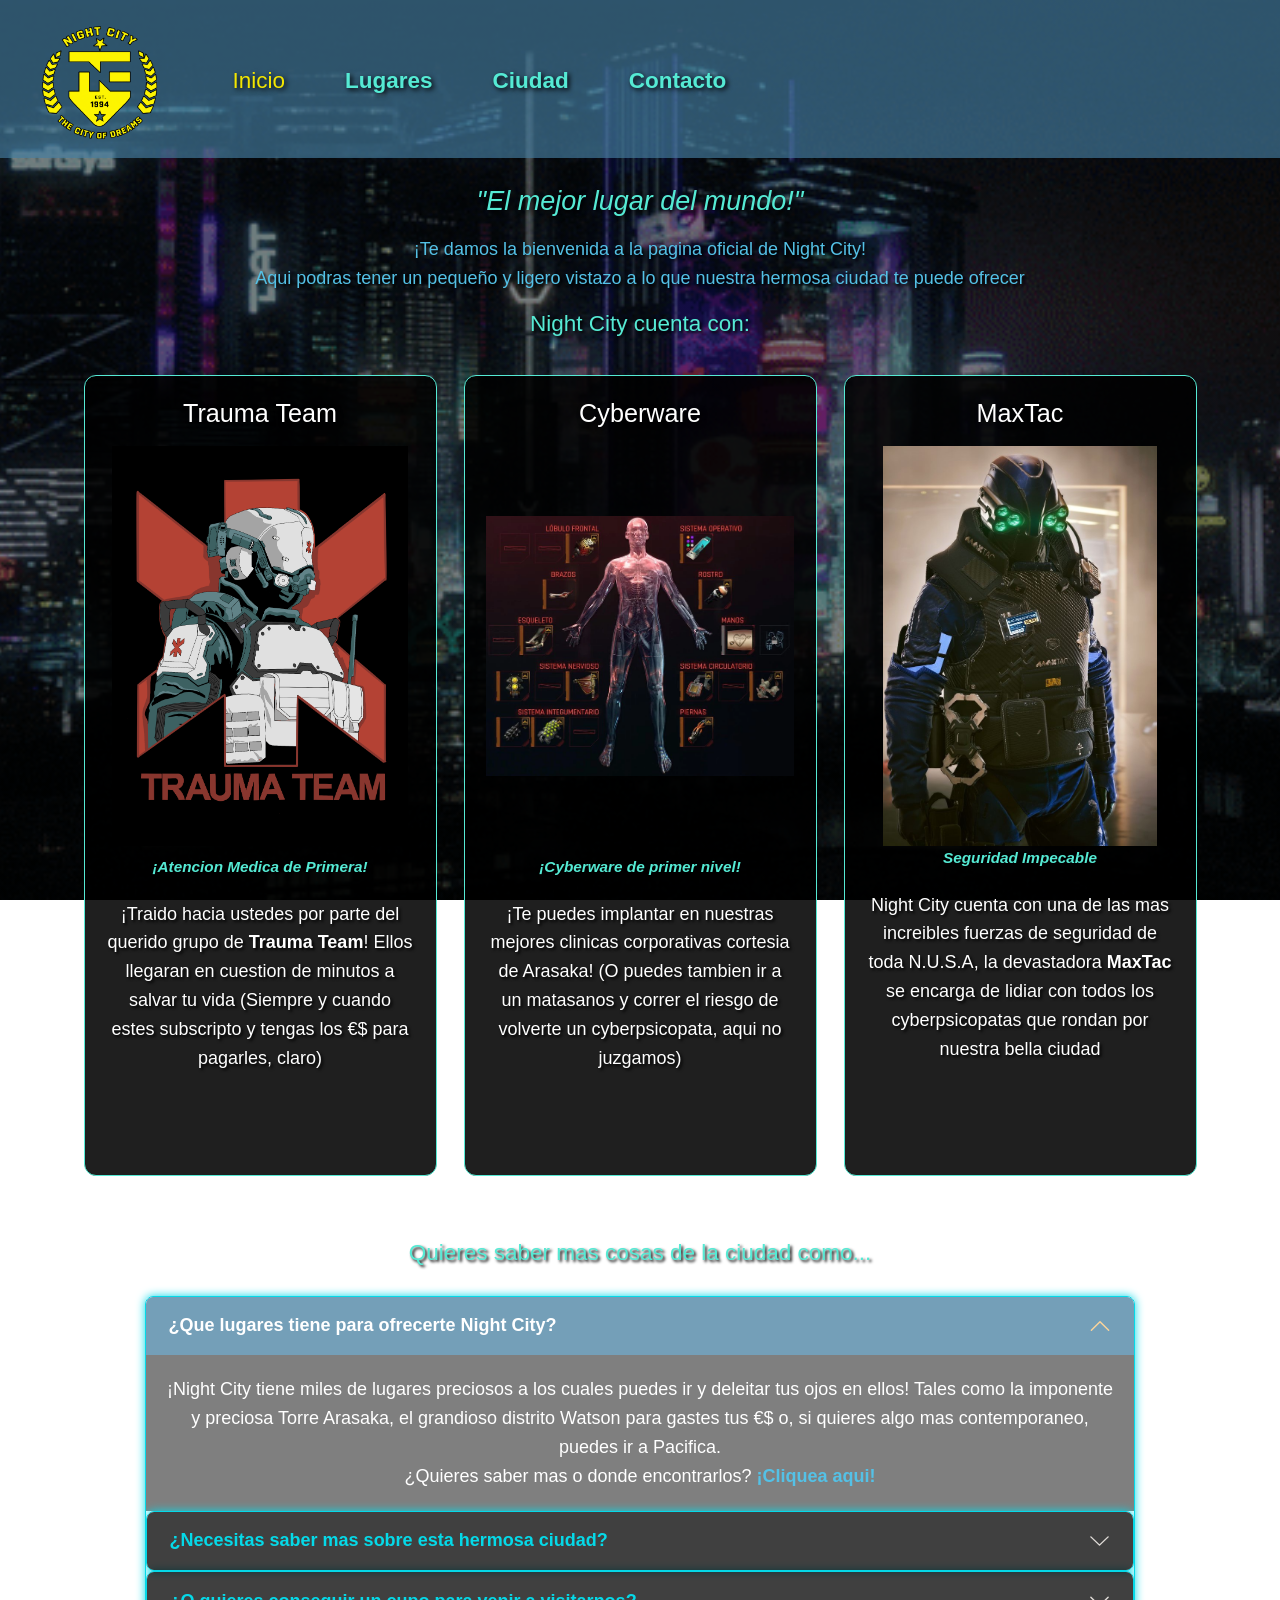
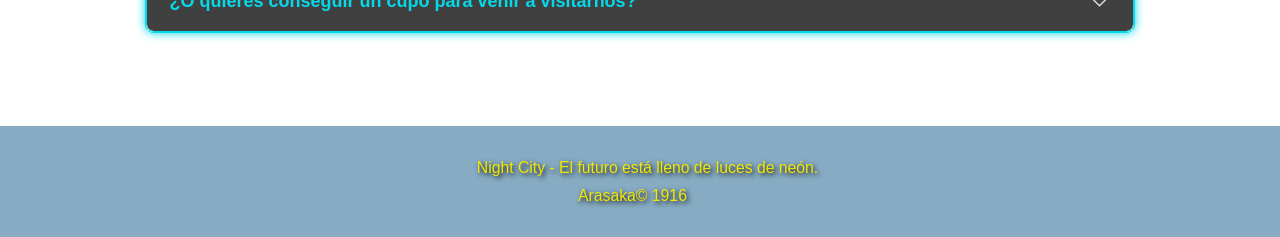
<file: index.html>
<!DOCTYPE html>
<html lang="es">

<head>
  <meta charset="UTF-8">
  <meta name="viewport" content="width=device-width, initial-scale=1.0">
  <title>Inicio - Night City</title>
  <link rel="preconnect" href="https://fonts.googleapis.com">
  <link rel="preconnect" href="https://fonts.gstatic.com" crossorigin>
  <link href="https://fonts.googleapis.com/css2?family=Instrument+Sans:ital,wght@0,400..700;1,400..700&display=swap"
    rel="stylesheet">
  <link rel="stylesheet" href="https://cdn.jsdelivr.net/npm/bootstrap@5.3.8/dist/css/bootstrap.min.css">
  <link rel="stylesheet" href="CSS/style.css">
</head>

<body>

  <header>
    <nav class="navbar navbar-expand-lg navbar-light bg-light">
      <div class="container-fluid">
        <div class="logo">
          <a href="./index.html">
            <img src="./img/night-city-logo.png" alt="Logo de Night City" id="logo">
          </a>
        </div>
        <button class="navbar-toggler" type="button" data-bs-toggle="collapse" data-bs-target="#navbarText"
          aria-controls="navbarText" aria-expanded="false" aria-label="Toggle navigation">
          <span class="navbar-toggler-icon"></span>
        </button>
        <div class="collapse navbar-collapse" id="navbarText">
          <ul class="navbar-nav me-auto mb-2 mb-lg-0 menu">
            <li class="link-no-activo">
              Inicio
            </li>
            <li class="nav-item">
              <a class="links" href="./Lugares.html">Lugares</a>
            </li>
            <li class="nav-item">
              <a class="links" href="./Ciudad.html">Ciudad</a>
            </li>
            <li class="nav-item">
              <a class="links" href="./Contacto.html">Contacto</a>
            </li>
          </ul>
        </div>
      </div>
    </nav>
  </header>
  <main>

    <h2><em>"El mejor lugar del mundo!"</em></h2>
    <p>¡Te damos la bienvenida a la pagina oficial de Night City! <br>
      Aqui podras tener un pequeño y ligero vistazo a lo que nuestra hermosa ciudad te puede ofrecer <br></p>
    <h3>Night City cuenta con:</h3>
    <br>

    <section id="lugares">
      <div class="container">
        <div class="row g-4">
          <div class="col-12 col-md-6 col-lg-4">
            <article class="card h-100">
              <div class="card-body">
                <h2 class="card-title">Trauma Team</h2>
                <div class="articulos">
                  <img src="./img/trauma-team-2.png" class="figure-img img-fluid rounded w-100" alt="Trauma Team">
                </div>
                  <figcaption class="figure-caption">
                    <strong>¡Atencion Medica de Primera!</strong>
                  </figcaption>
                <section>
                  <p>
                    ¡Traido hacia ustedes por parte del querido grupo de <strong>Trauma Team</strong>! Ellos llegaran en
                    cuestion de minutos a salvar tu vida
                    (Siempre y cuando estes subscripto y tengas los €$ para pagarles, claro)
                  </p>
                </section>
              </div>
            </article>
          </div>

          <div class="col-12 col-md-6 col-lg-4">
            <article class="card h-100">
              <div class="card-body">
                <h2 class="card-title">Cyberware</h2>
                <div class="articulos">
                  <img src="img/Cyberware.png" class="figure-img img-fluid rounded w-100" alt="Cyberware">
                </div>
                  <figcaption class="figure-caption">
                    <strong>¡Cyberware de primer nivel!</strong>
                  </figcaption>
                </figure>
                <section>
                  <p>
                    ¡Te puedes implantar en nuestras mejores clinicas corporativas cortesia de
                    Arasaka! (O puedes tambien
                    ir a un matasanos y correr el riesgo de volverte un cyberpsicopata, aqui no juzgamos)
                  </p>
                </section>
              </div>
            </article>
          </div>

          <div class="col-12 col-md-6 col-lg-4">
            <article class="card h-100">
              <div class="card-body">
                <h2 class="card-title">MaxTac</h2>
                  <div class="articulos">
                      <img src="img/MaxTac.jpg" alt="MaxTac">
                  </div>
                  <figcaption class="figure-caption">
                    <strong>Seguridad Impecable</strong>
                  </figcaption>
                <section>
                  <p>
                    Night City cuenta con una de las mas increibles fuerzas de seguridad de toda
                    N.U.S.A, la devastadora <strong>MaxTac</strong> se encarga de lidiar con todos los cyberpsicopatas
                    que rondan por nuestra bella ciudad
                  </p>
                </section>
              </div>
            </article>
          </div>
        </div>
      </div>
    </section>

    <h3>Quieres saber mas cosas de la ciudad como...</h3>

    <div class="accordion mi-acordeon" id="accordionExample">
      <div class="accordion-item">
        <h2 class="accordion-header">
          <button class="accordion-button" type="button" data-bs-toggle="collapse" data-bs-target="#collapseOne"
            aria-expanded="true" aria-controls="collapseOne">
            ¿Que lugares tiene para ofrecerte Night City?
          </button>
        </h2>
        <div id="collapseOne" class="accordion-collapse collapse show" data-bs-parent="#accordionExample">
          <div class="accordion-body">
            ¡Night City tiene miles de lugares preciosos a los cuales puedes ir y deleitar tus ojos en ellos!
            Tales como la imponente y preciosa Torre Arasaka, el grandioso distrito Watson para gastes tus €$ o, si quieres algo mas contemporaneo, puedes ir a Pacifica. <br>
            ¿Quieres saber mas o donde encontrarlos? <strong><a href="./Lugares.html">¡Cliquea aqui!</a></strong>
          </div>
        </div>

        <div class="accordion-item">
          <h2 class="accordion-header">
            <button class="accordion-button collapsed" type="button" data-bs-toggle="collapse"
              data-bs-target="#collapseTwo" aria-expanded="false" aria-controls="collapseTwo">
              ¿Necesitas saber mas sobre esta hermosa ciudad?
            </button>
          </h2>
          <div id="collapseTwo" class="accordion-collapse collapse" data-bs-parent="#accordionExample">
            <div class="accordion-body">
              Night City ya lleva mas de 60 años de historia, y si deseas saber cosas como nuestras costumbres, los demas barrios que se encuentran aqui o algunos pequeños datos claves que te serviran para sacarle charla al chic@ que te gusta, ¡estas de suerte! <br>Solo <strong><a href="./Ciudad.html">tienes que cliquear aqui amigo mio</a></strong>
            </div>
          </div>
        </div>

        <div class="accordion-item">
          <h2 class="accordion-header">
            <button class="accordion-button collapsed" type="button" data-bs-toggle="collapse"
              data-bs-target="#collapseThree" aria-expanded="false" aria-controls="collapseThree">
              ¿O quieres conseguir un cupo para venir a visitarnos?
            </button>
          </h2>
          <div id="collapseThree" class="accordion-collapse collapse" data-bs-parent="#accordionExample">
            <div class="accordion-body">
              Todos los dias miles de millones de personas vienen a Night City a pasarla increible, disfrutar de nuestra gastronomia y de las hermosas mujeres y hombre que viven aqui, pero debido a ciertos problemas que hemos tenido con algunos NetRunners, hemos decidido que apartir de ahora, para poder visitarnos tendras que llenar un pequeño formulario y nuestra excelentisima IA se encargara de verificar si eres el indicado para venir aqui o no! <br> <strong><a href="./Contacto.html">Llena el formulario aqui</a></strong>
            </div>
          </div>
        </div>

      </div>
    </div>
  </main>
  
  <footer>
    <small>Night City - El futuro está lleno de luces de neón. <br>
      Arasaka© 1916
    </small>
  </footer>
  <script src="./JavaScript/script.js"></script>
  <script src="https://cdn.jsdelivr.net/npm/bootstrap@5.3.8/dist/js/bootstrap.bundle.min.js"
    integrity="sha384-FKyoEForCGlyvwx9Hj09JcYn3nv7wiPVlz7YYwJrWVcXK/BmnVDxM+D2scQbITxI"
    crossorigin="anonymous"></script>
</body>

</html>
</file>
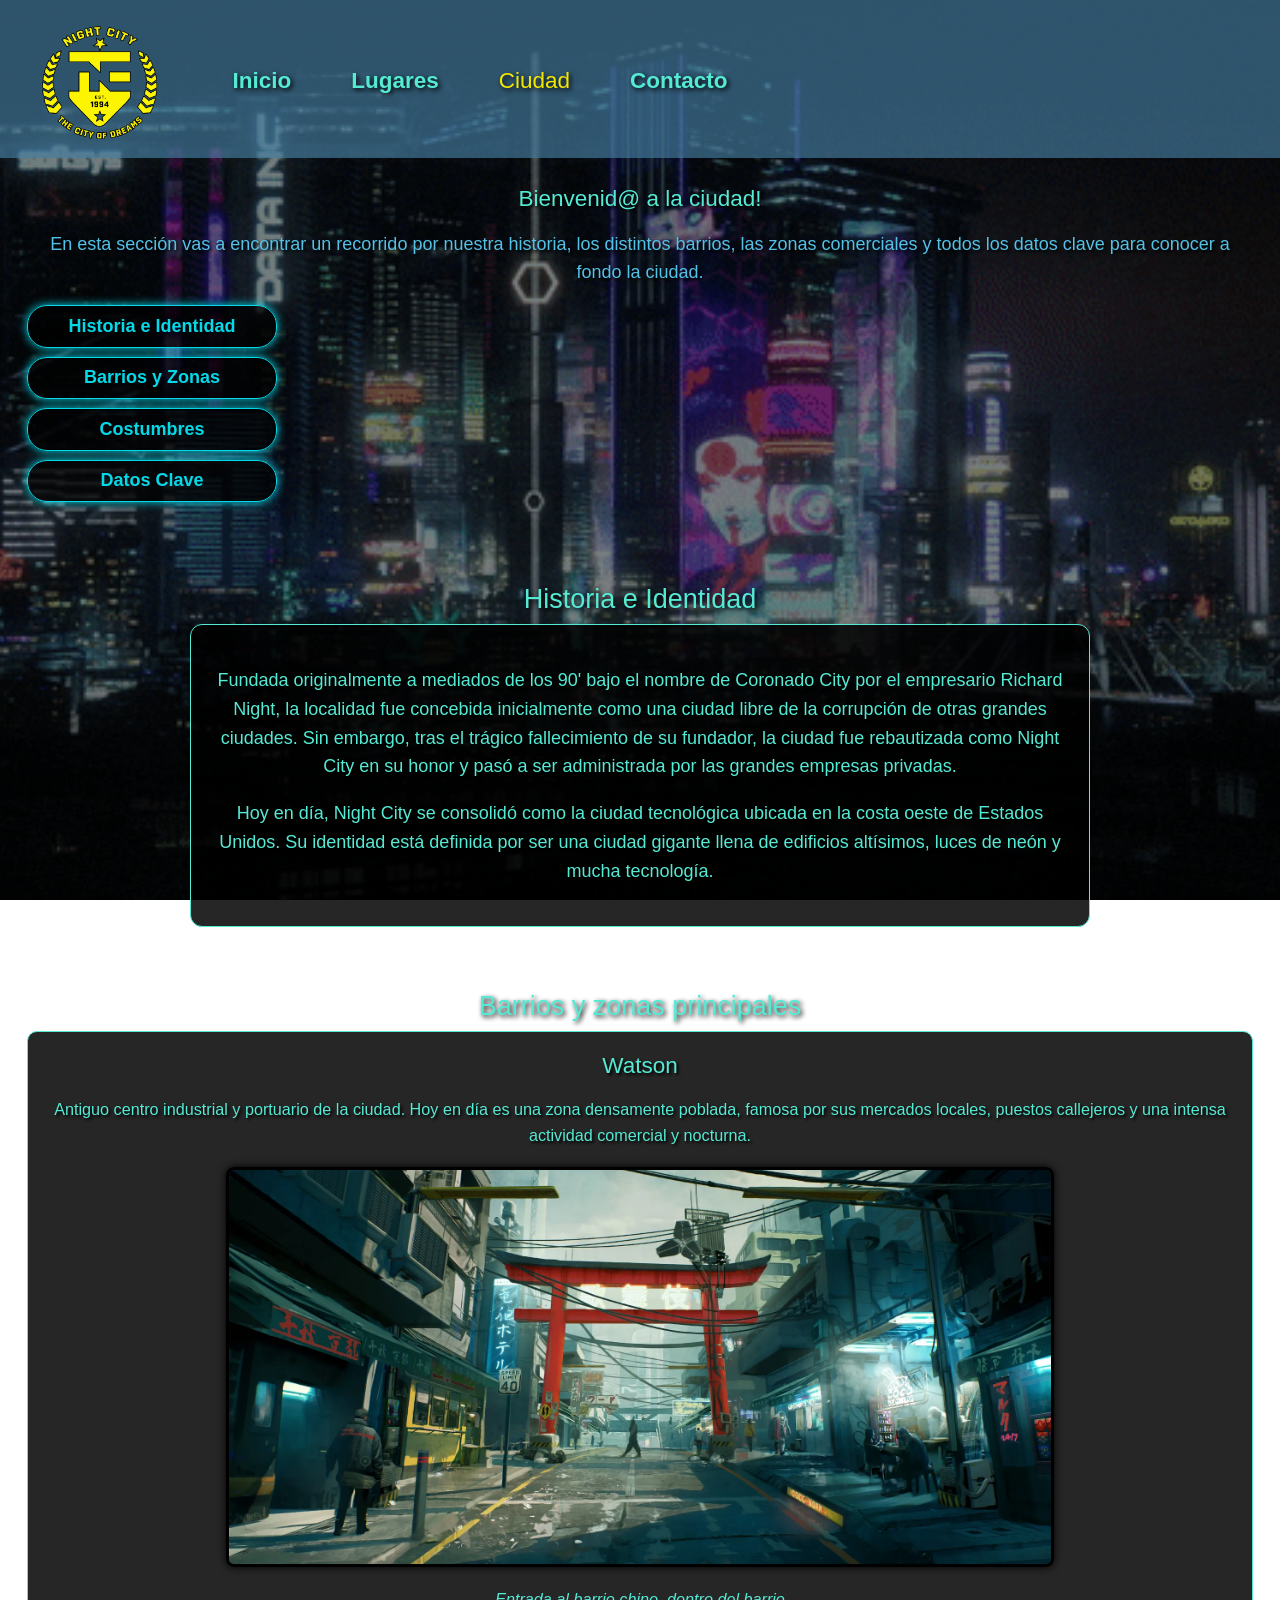
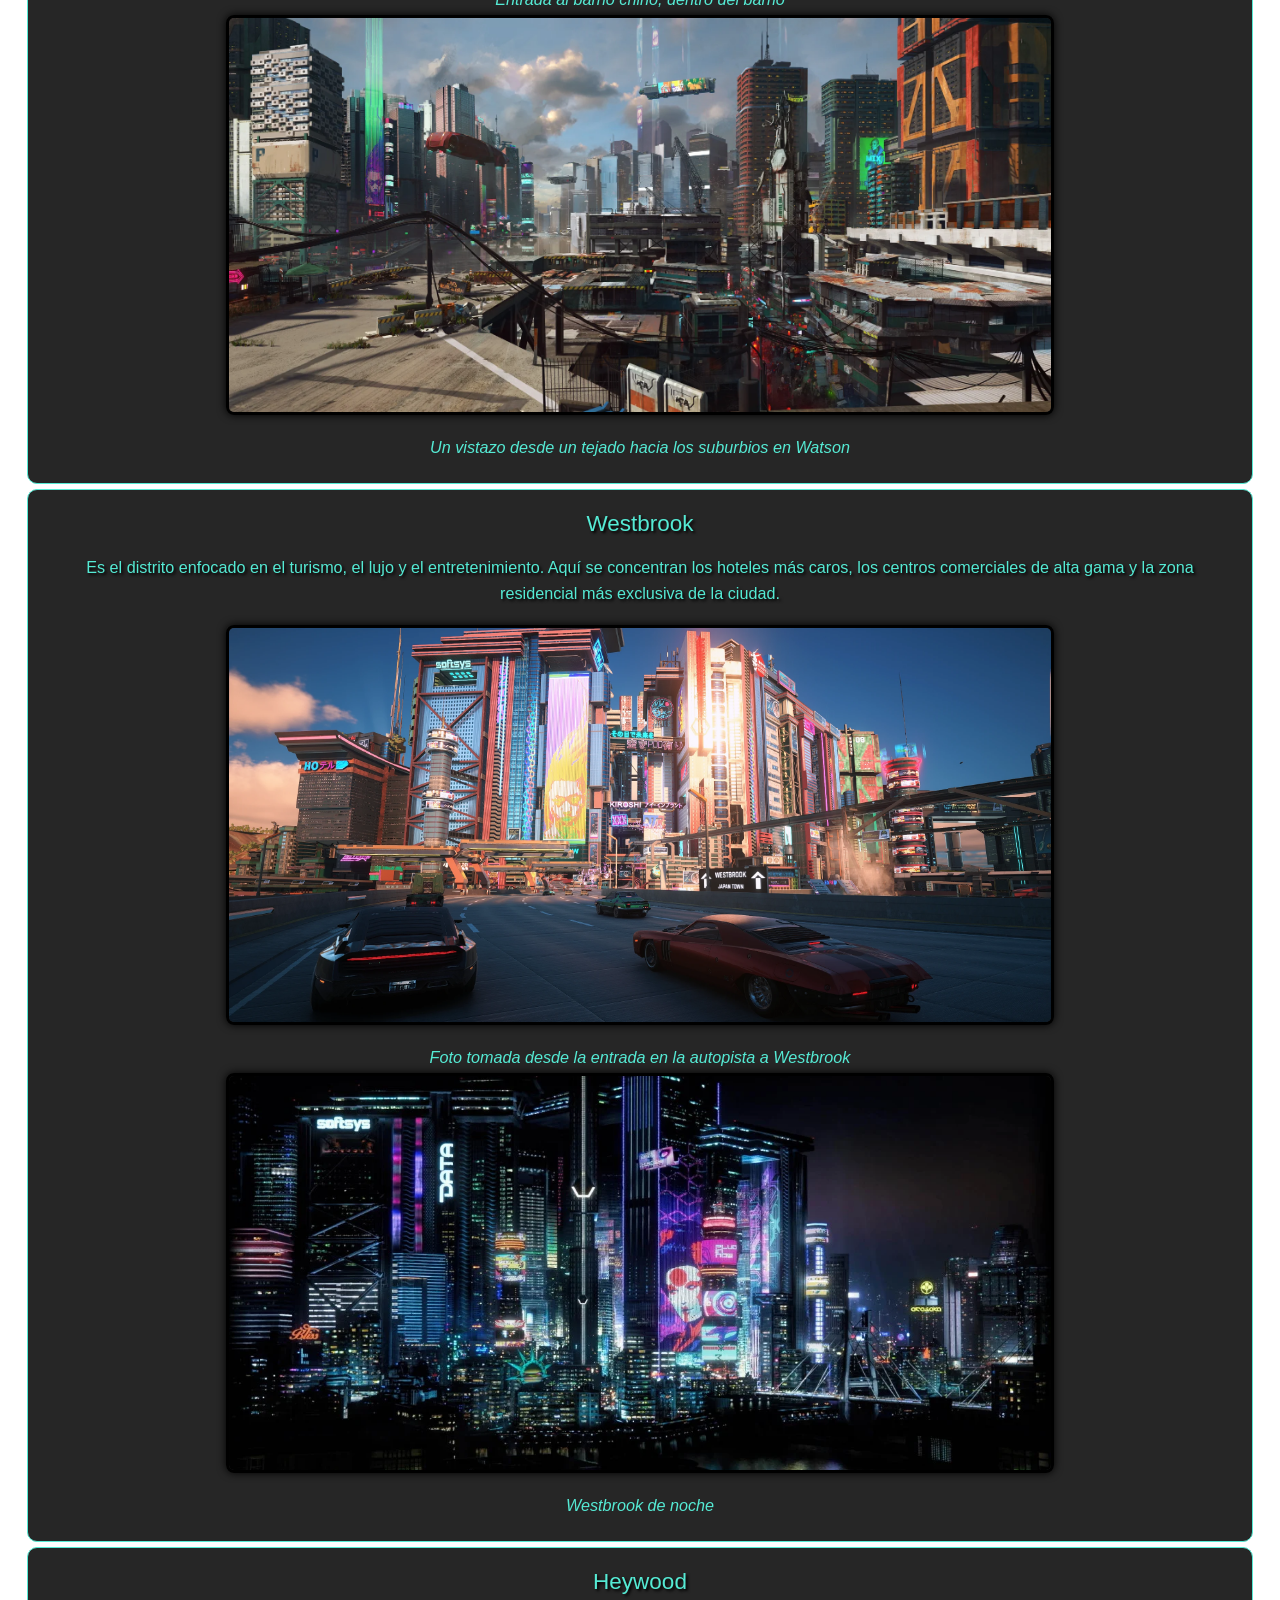
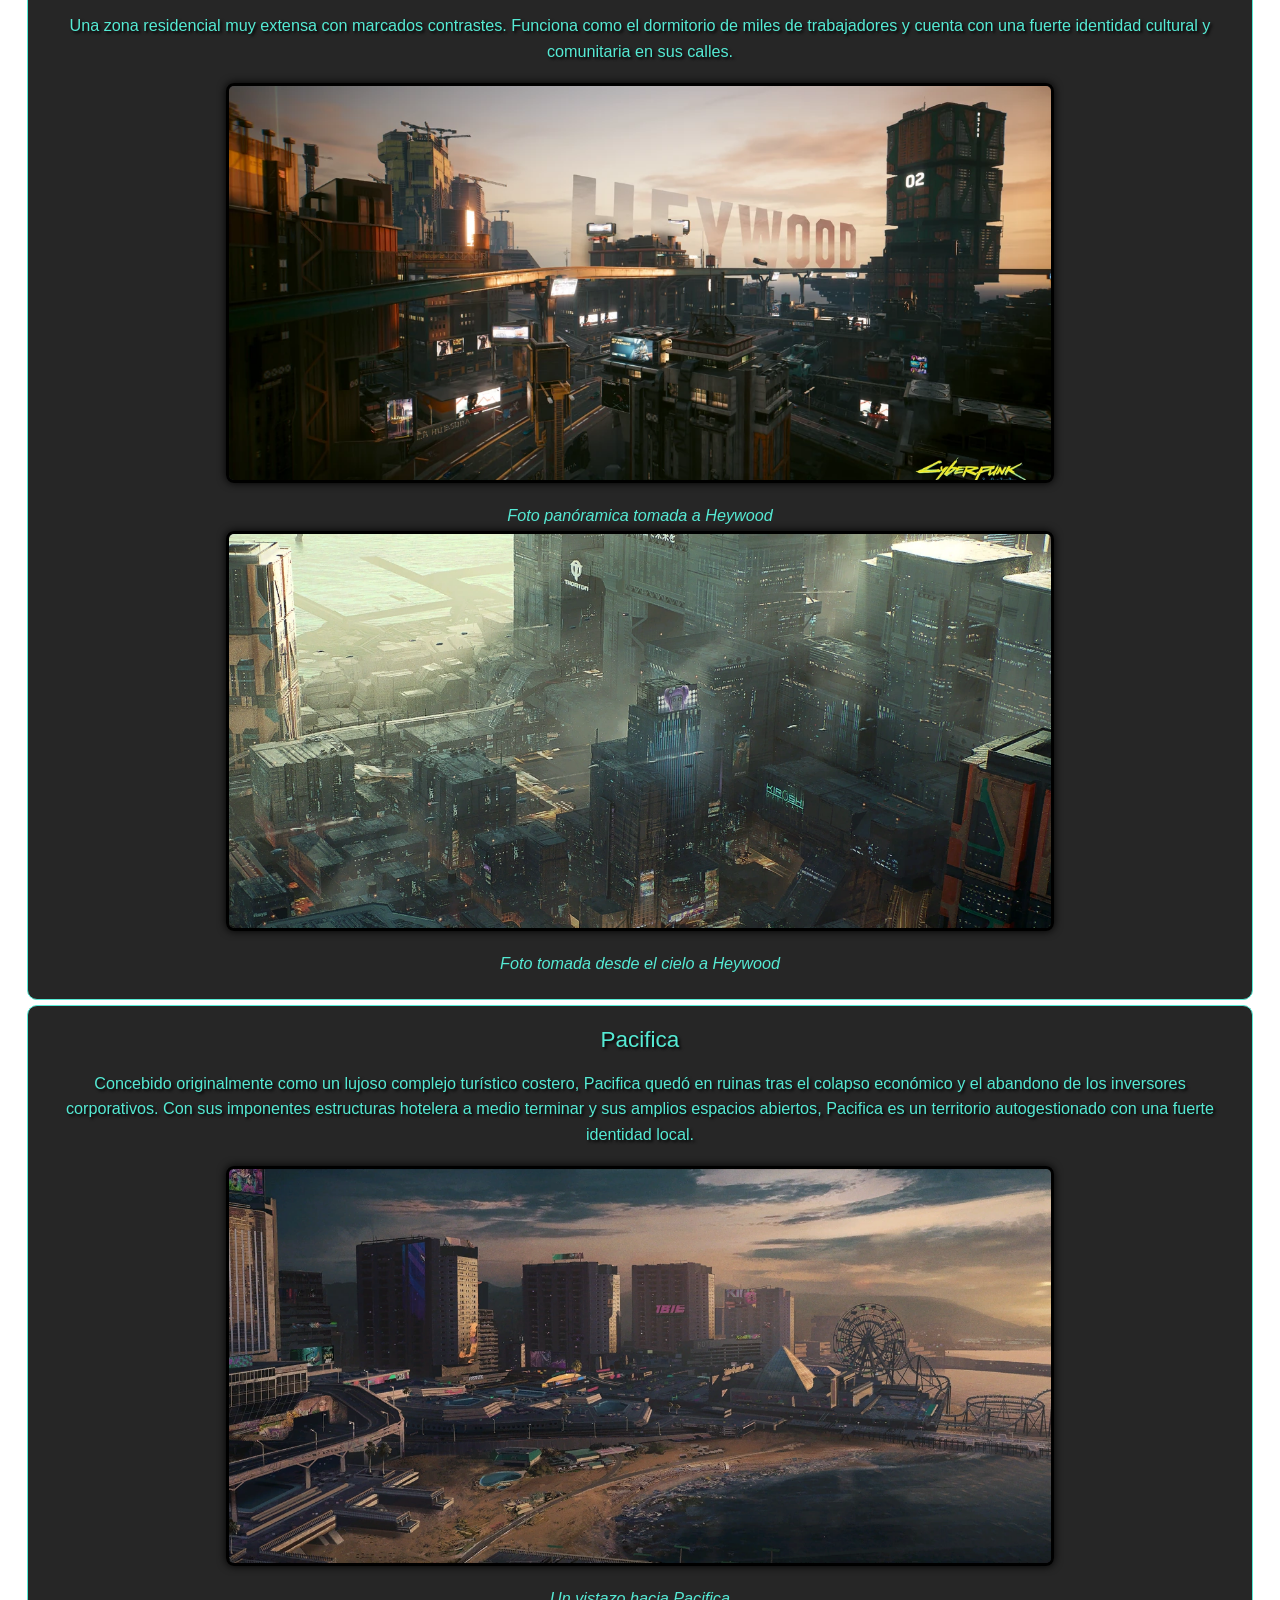
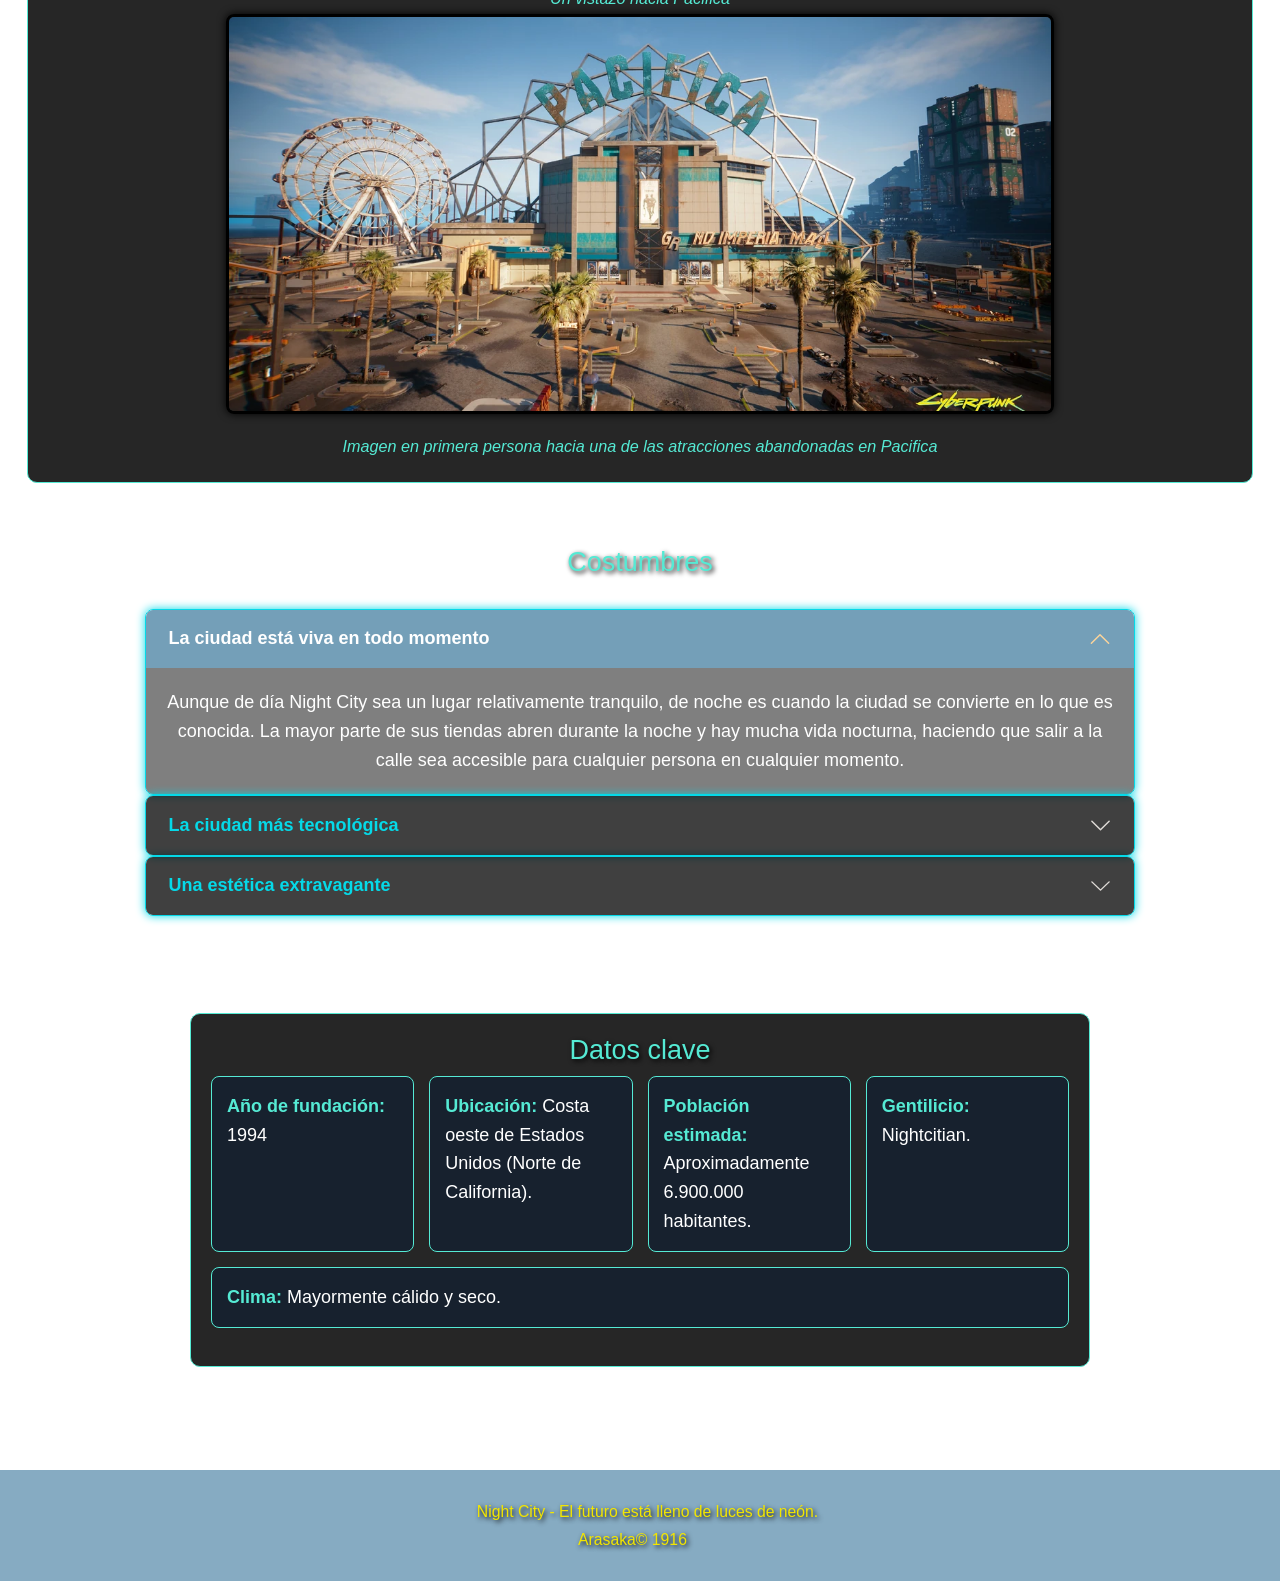
<file: Ciudad.html>
<!DOCTYPE html>
<html lang="es">
<head>
    <meta charset="UTF-8">
    <meta name="viewport" content="width=device-width, initial-scale=1.0">
    <title>Ciudad - Night City</title>
    <link rel="preconnect" href="https://fonts.googleapis.com">
    <link rel="preconnect" href="https://fonts.gstatic.com" crossorigin>
    <link href="https://fonts.googleapis.com/css2?family=Instrument+Sans:ital,wght@0,400..700;1,400..700&display=swap" rel="stylesheet">
    <link rel="stylesheet" href="https://cdn.jsdelivr.net/npm/bootstrap@5.3.8/dist/css/bootstrap.min.css">
    <link rel="stylesheet" href="CSS/style.css">
</head>
<body>

    <header>
        <nav class="navbar navbar-expand-lg navbar-light bg-light">
          <div class="container-fluid">
              <div class="logo">
                <a href="./index.html">
                  <img src="./img/night-city-logo.png" alt="Logo de Night City" id="logo">
                </a>
              </div>
            <button class="navbar-toggler" type="button" data-bs-toggle="collapse" data-bs-target="#navbarText" aria-controls="navbarText" aria-expanded="false" aria-label="Toggle navigation">
              <span class="navbar-toggler-icon"></span>
            </button>
            <div class="collapse navbar-collapse" id="navbarText">
              <ul class="navbar-nav me-auto mb-2 mb-lg-0 menu">
                <li class="nav-item">
                    <a class="links" href="./index.html">Inicio</a>
                </li>
                <li class="nav-item">
                  <a class="links" href="./Lugares.html">Lugares</a>
                </li>
                <li class="link-no-activo">
                  Ciudad
                </li>
                <li class="nav-item">
                  <a class="links" href="./Contacto.html">Contacto</a>
                </li>
              </ul>
            </div>
          </div>
        </nav>
    </header>

     <main>
        <section>
            <h3>Bienvenid@ a la ciudad!</h3>
            <p>En esta sección vas a encontrar un recorrido por nuestra historia, los distintos barrios, las zonas comerciales y todos los datos clave para conocer a fondo la ciudad.</p>

            <nav>
                <ul class="list-unstyled d-grid gap-2" style="max-width: 500px">
                    <li><a href="#historia" class="btn btn-outline-primary w-50">Historia e Identidad</a></li>
                    <li><a href="#barrios" class="btn btn-outline-primary w-50">Barrios y Zonas</a></li>
                    <li><a href="#costumbres" class="btn btn-outline-primary w-50">Costumbres</a></li>
                    <li><a href="#datos" class="btn btn-outline-primary w-50">Datos Clave</a></li>
                </ul>
            </nav>
        </section>
        <section id="historia">
            <h2>Historia e Identidad</h2>
            <div class="container">
              <article class="card">
                <div class="card-body">
                  <p>Fundada originalmente a mediados de los 90' bajo el nombre de Coronado City por el empresario Richard Night, la localidad fue concebida inicialmente como una ciudad libre de la corrupción de otras grandes ciudades. Sin embargo, tras el trágico fallecimiento de su fundador, la ciudad fue rebautizada como Night City en su honor y pasó a ser administrada por las grandes empresas privadas.</p>
                  <p>Hoy en día, Night City se consolidó como la ciudad tecnológica ubicada en la costa oeste de Estados Unidos. Su identidad está definida por ser una ciudad gigante llena de edificios altísimos, luces de neón y mucha tecnología.</p>
                </div>
              </article>
            </div>
        </section>
        <section id="barrios">
            <h2>Barrios y zonas principales</h2>
            <article>
                <h3>Watson</h3>
                <p>Antiguo centro industrial y portuario de la ciudad. Hoy en día es una zona densamente poblada, famosa por sus mercados locales, puestos callejeros y una intensa actividad comercial y nocturna.</p>
                <figure>
                    
                    <img src="./img/Watson1.jpg" alt="Imagen de la entrada al barrio Watson" width="500">
                    <figcaption>Entrada al barrio chino, dentro del barrio</figcaption>
                </figure>
                <figure>
                    <img src="./img/Watson2.jpg" alt="Imagen desde un tejado al barrio Watson" width="500">
                    <figcaption>Un vistazo desde un tejado hacia los suburbios en Watson</figcaption>
                </figure>
            </article>
            <article>
                <h3>Westbrook</h3>
                <p>Es el distrito enfocado en el turismo, el lujo y el entretenimiento. Aquí se concentran los hoteles más caros, los centros comerciales de alta gama y la zona residencial más exclusiva de la ciudad.</p>
                <figure>
                    <img src="./img/Westbrook1.jpg" alt="Imagen de la entrada a Westbrook" width="500">
                    <figcaption>Foto tomada desde la entrada en la autopista a Westbrook</figcaption>
                </figure>
                <figure>
                    <img src="./img/Westbrook2.jpg" alt="Imagen de Westbrook de noche" width="500">
                    <figcaption>Westbrook de noche</figcaption>
                </figure>
            </article>
            <article>
                <h3>Heywood</h3>
                <p>Una zona residencial muy extensa con marcados contrastes. Funciona como el dormitorio de miles de trabajadores y cuenta con una fuerte identidad cultural y comunitaria en sus calles.</p>
                <figure>
                    <img src="./img/Heywood1.jpg" alt="Imagen panóramica a Heywood" width="500">
                    <figcaption>Foto panóramica tomada a Heywood</figcaption>
                </figure>
                <figure>
                    <img src="./img/Heywood2.jpg" alt="Imagen tomada desde el cielo a Heywood" width="500">
                    <figcaption>Foto tomada desde el cielo a Heywood</figcaption>
                </figure>
            </article>
            <article>
                <h3>Pacifica</h3>
                <p>Concebido originalmente como un lujoso complejo turístico costero, Pacifica quedó en ruinas tras el colapso económico y el abandono de los inversores corporativos. Con sus imponentes estructuras hotelera a medio terminar y sus amplios espacios abiertos, Pacifica es un territorio autogestionado con una fuerte identidad local.</p>
                <figure>
                    <img src="./img/Pacifica1.jpg" alt="Imagen vistazo hacia Pacifica" width="500">
                    <figcaption>Un vistazo hacia Pacifica</figcaption>
                </figure>
                <figure>
                    <img src="./img/Pacifica2.jpg" alt="Imagen en primera persona hacia la atracción más concurrida en Pacifica" width="500">
                    <figcaption>Imagen en primera persona hacia una de las atracciones abandonadas en Pacifica</figcaption>
                </figure>
            </article>
        </section>
        <section id="costumbres">
            <h2>Costumbres</h2>
            <div class="accordion mi-acordeon" id="accordionExample">
  <div class="accordion-item">
    <h2 class="accordion-header">
      <button class="accordion-button" type="button" data-bs-toggle="collapse" data-bs-target="#collapseOne" aria-expanded="true" aria-controls="collapseOne">
        La ciudad está viva en todo momento
      </button>
    </h2>
    <div id="collapseOne" class="accordion-collapse collapse show" data-bs-parent="#accordionExample">
      <div class="accordion-body">
        Aunque de día Night City sea un lugar relativamente tranquilo, de noche es cuando la ciudad se convierte en lo que es conocida. La mayor parte de sus tiendas abren durante la noche y hay mucha vida nocturna, haciendo que salir a la calle sea accesible para cualquier persona en cualquier momento.
      </div>
    </div>
  </div>
  <div class="accordion-item">
    <h2 class="accordion-header">
      <button class="accordion-button collapsed" type="button" data-bs-toggle="collapse" data-bs-target="#collapseTwo" aria-expanded="false" aria-controls="collapseTwo">
        La ciudad más tecnológica
      </button>
    </h2>
    <div id="collapseTwo" class="accordion-collapse collapse" data-bs-parent="#accordionExample">
      <div class="accordion-body">
        Si bien es cierto que hoy en día la mayoría de las ciudades en el mundo tienen la tecnología incorporada como algo cotidiano, en Night City es muy diferente. Toda la infraestructura de la ciudad está basada en redes de datos masivas controladas por corporaciones, donde los carteles holográficos gigantes iluminan cada rascacielos y los sistemas automatizados gestionan desde el tráfico hasta las interacciones diarias de sus habitantes.
      </div>
    </div>
  </div>
  <div class="accordion-item">
    <h2 class="accordion-header">
      <button class="accordion-button collapsed" type="button" data-bs-toggle="collapse" data-bs-target="#collapseThree" aria-expanded="false" aria-controls="collapseThree">
        Una estética extravagante
      </button>
    </h2>
    <div id="collapseThree" class="accordion-collapse collapse" data-bs-parent="#accordionExample">
      <div class="accordion-body">
        La moda y la modificación corporal son mucho más que una cuestión de estilo: son una forma de identidad cultural. Desde los atuendos de alta gama corporativa en Westbrook hasta las tendencias callejeras y vanguardistas de los distritos periféricos, cada ciudadano utiliza su apariencia para marcar pertenencia o estatus.
      </div>
    </div>
  </div>
</div>
    </section>
        <section id="datos">
            <h2>Datos clave</h2>

            <ul>
                <li><strong>Año de fundación:</strong> 1994</li>
                <li><strong>Ubicación:</strong> Costa oeste de Estados Unidos (Norte de California).</li>
                <li><strong>Población estimada:</strong> Aproximadamente 6.900.000 habitantes.</li>
                <li><strong>Gentilicio:</strong> Nightcitian.</li>
                <li><strong>Clima:</strong> Mayormente cálido y seco.</li>
            </ul>
        </section>
    </main>
        <footer>
        <small>Night City - El futuro está lleno de luces de neón. <br>
                Arasaka© 1916
        </small>
    </footer>
      <script src="./JavaScript/script.js"></script>
        <script src="https://cdn.jsdelivr.net/npm/bootstrap@5.3.8/dist/js/bootstrap.bundle.min.js" integrity="sha384-FKyoEForCGlyvwx9Hj09JcYn3nv7wiPVlz7YYwJrWVcXK/BmnVDxM+D2scQbITxI" crossorigin="anonymous"></script>
</body>
</html>
</file>
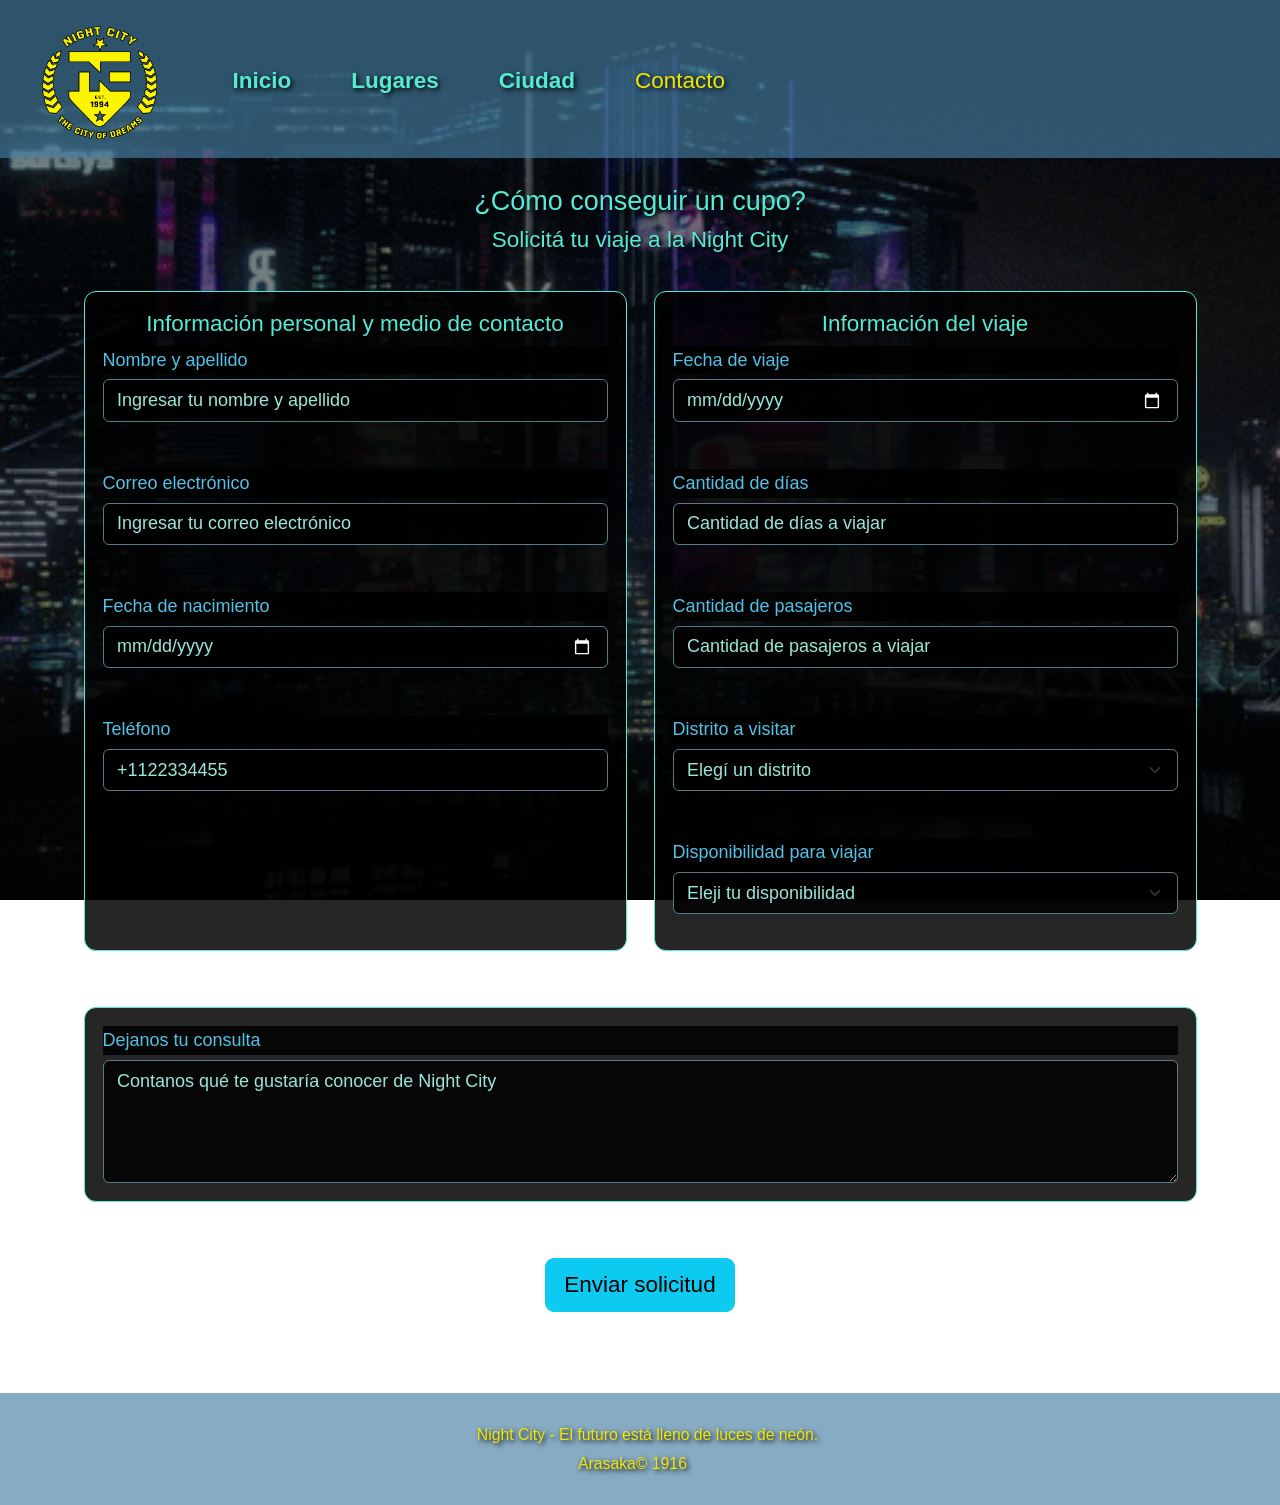
<file: Contacto.html>
<!DOCTYPE html>
<html lang="es">
<head>
    <meta charset="UTF-8">
    <meta name="viewport" content="width=device-width, initial-scale=1.0">
    <title>Contacto - Night City</title>
    <link rel="preconnect" href="https://fonts.googleapis.com">
    <link rel="preconnect" href="https://fonts.gstatic.com" crossorigin>
    <link href="https://fonts.googleapis.com/css2?family=Instrument+Sans:ital,wght@0,400..700;1,400..700&display=swap" rel="stylesheet">
    <link rel="stylesheet" href="https://cdn.jsdelivr.net/npm/bootstrap@5.3.8/dist/css/bootstrap.min.css">
    <link rel="stylesheet" href="CSS/style.css">
</head>
<body>
    <header>
        <nav class="navbar navbar-expand-lg navbar-light bg-light">
          <div class="container-fluid">
              <div class="logo">
                <a href="./index.html">
                  <img src="./img/night-city-logo.png" alt="Logo de Night City" id="logo">
                </a>
              </div>
            <button class="navbar-toggler" type="button" data-bs-toggle="collapse" data-bs-target="#navbarText" aria-controls="navbarText" aria-expanded="false" aria-label="Toggle navigation">
              <span class="navbar-toggler-icon"></span>
            </button>
            <div class="collapse navbar-collapse" id="navbarText">
              <ul class="navbar-nav me-auto mb-2 mb-lg-0 menu">
                <li class="nav-item">
                    <a class="links" href="./index.html">Inicio</a>
                </li>
                <li class="nav-item">
                  <a class="links" href="./Lugares.html">Lugares</a>
                </li>
                <li class="nav-item">
                  <a class="links" href="./Ciudad.html">Ciudad</a>
                </li>
                <li class="link-no-activo">
                  Contacto
                </li>
              </ul>
            </div>
          </div>
        </nav>
    </header>
        <main>
            <h2>¿Cómo conseguir un cupo?</h2>
            <h3>Solicitá tu viaje a la Night City</h3>
            <br>
            <form action="#" method="post" id="formulario">
                <div class="container">

                    <!-- tarjeta izquierda -->
                    <div class="row g-4">

                        <div class="col-12 col-md-6">
                            <div class="card h-100">
                                <div class="card-body">
                                    <h3>Información personal y medio de contacto</h3>
                                    <div class="mb-3">
                                        <label for="nombre" class="form-label">Nombre y apellido</label>
                                        <input type="text" class="form-control" id="nombre" name="nombre" placeholder="Ingresar tu nombre y apellido" required>
                                    </div>
                                    <br>
                                    <div class="mb-3">
                                        <label for="email" class="form-label">Correo electrónico</label>
                                        <input type="email" class="form-control" id="email" name="email" placeholder="Ingresar tu correo electrónico" required>
                                    </div>
                                    <br>
                                    <div class="mb-3">
                                        <label for="cumpleanios" class="form-label">Fecha de nacimiento</label>
                                        <input type="date" class="form-control" name="cumpleanios" id="cumpleanios" required>
                                    </div>
                                    <br>
                                    <div class="mb-3">
                                        <label for="telefono" class="form-label">Teléfono</label>
                                        <input type="tel" class="form-control" name="telefono" id="telefono" placeholder="+1122334455" required>
                                    </div>
                                </div>
                            </div>
                        </div>

                        <!-- tarjeta derecha -->
                        <div class="col-12 col-md-6">
                            <div class="card h-100">
                                <div class="card-body">
                                    <h3>Información del viaje</h3>
                                    <div class="mb-3">
                                        <label for="fecha" class="form-label">Fecha de viaje</label>
                                        <input type="date" class="form-control" id="fecha" name="fecha" required>
                                    </div>
                                    <br>
                                    <div class="mb-3">
                                        <label for="dias" class="form-label">Cantidad de días</label>
                                        <input type="number" class="form-control" id="dias" name="dias" min="1" placeholder="Cantidad de días a viajar" required>
                                    </div>
                                    <br>
                                    <div class="mb-3">
                                        <label for="personas" class="form-label">Cantidad de pasajeros</label>
                                        <input type="number" class="form-control" id="personas" name="personas" min="1" placeholder="Cantidad de pasajeros a viajar" required>
                                    </div>
                                    <br>
                                    <div class="mb-3">
                                        <label for="distrito" class="form-label">Distrito a visitar</label>
                                        <select name="distrito" id="distrito" class="form-select" required>
                                            <option value="">Elegí un distrito</option>
                                            <option value="watson">Watson</option>
                                            <option value="westbrook">Westbrook</option>
                                            <option value="heywood">Heywood</option>
                                            <option value="pacifica">Pacifica</option>
                                        </select>
                                    </div>
                                    <br>
                                    <div class="mb-3">
                                        <label for="distrito" class="form-label">Disponibilidad para viajar</label>
                                        <select name="turno" id="turno" class="form-select" required>
                                            <option value="">Eleji tu disponibilidad</option>
                                            <option value="ma">Mañana</option>
                                            <option value="ta">Tarde</option>
                                            <option value="no">Noche</option>
                                        </select>  
                                    </div>
                                </div>
                            </div>
                        </div>

                    </div>
                    <br>

                    <!-- tarjeta inferior -->
                    <div class="row mt-4">
                        <div class="col-12">
                            <div class="card">
                                <div class="card-body">
                                    <label for="mensaje" class="form-label">Dejanos tu consulta</label>
                                    <textarea name="mensaje" id="mensaje" rows="4" class="form-control" placeholder="Contanos qué te gustaría conocer de Night City"></textarea>
                                </div>
                            </div>
                        </div>
                    </div>
                </div>
                <br>
                <!-- boton -->
                <div class="row mt-4">
                    <div class="col-12 text-center">
                        <button type="submit" class="btn btn-info btn-lg">
                            Enviar solicitud
                        </button>
                    </div>
                </div>
                <p id="mensaje-formulario" role="status"></p>
            </form>
        </main>
        <footer>
            <small>Night City - El futuro está lleno de luces de neón. <br>
                Arasaka© 1916
        </small>
    </footer>
        <script src="./JavaScript/script.js"></script>
        <script src="https://cdn.jsdelivr.net/npm/bootstrap@5.3.8/dist/js/bootstrap.bundle.min.js" integrity="sha384-FKyoEForCGlyvwx9Hj09JcYn3nv7wiPVlz7YYwJrWVcXK/BmnVDxM+D2scQbITxI" crossorigin="anonymous"></script>
    </body>
</html>
</file>
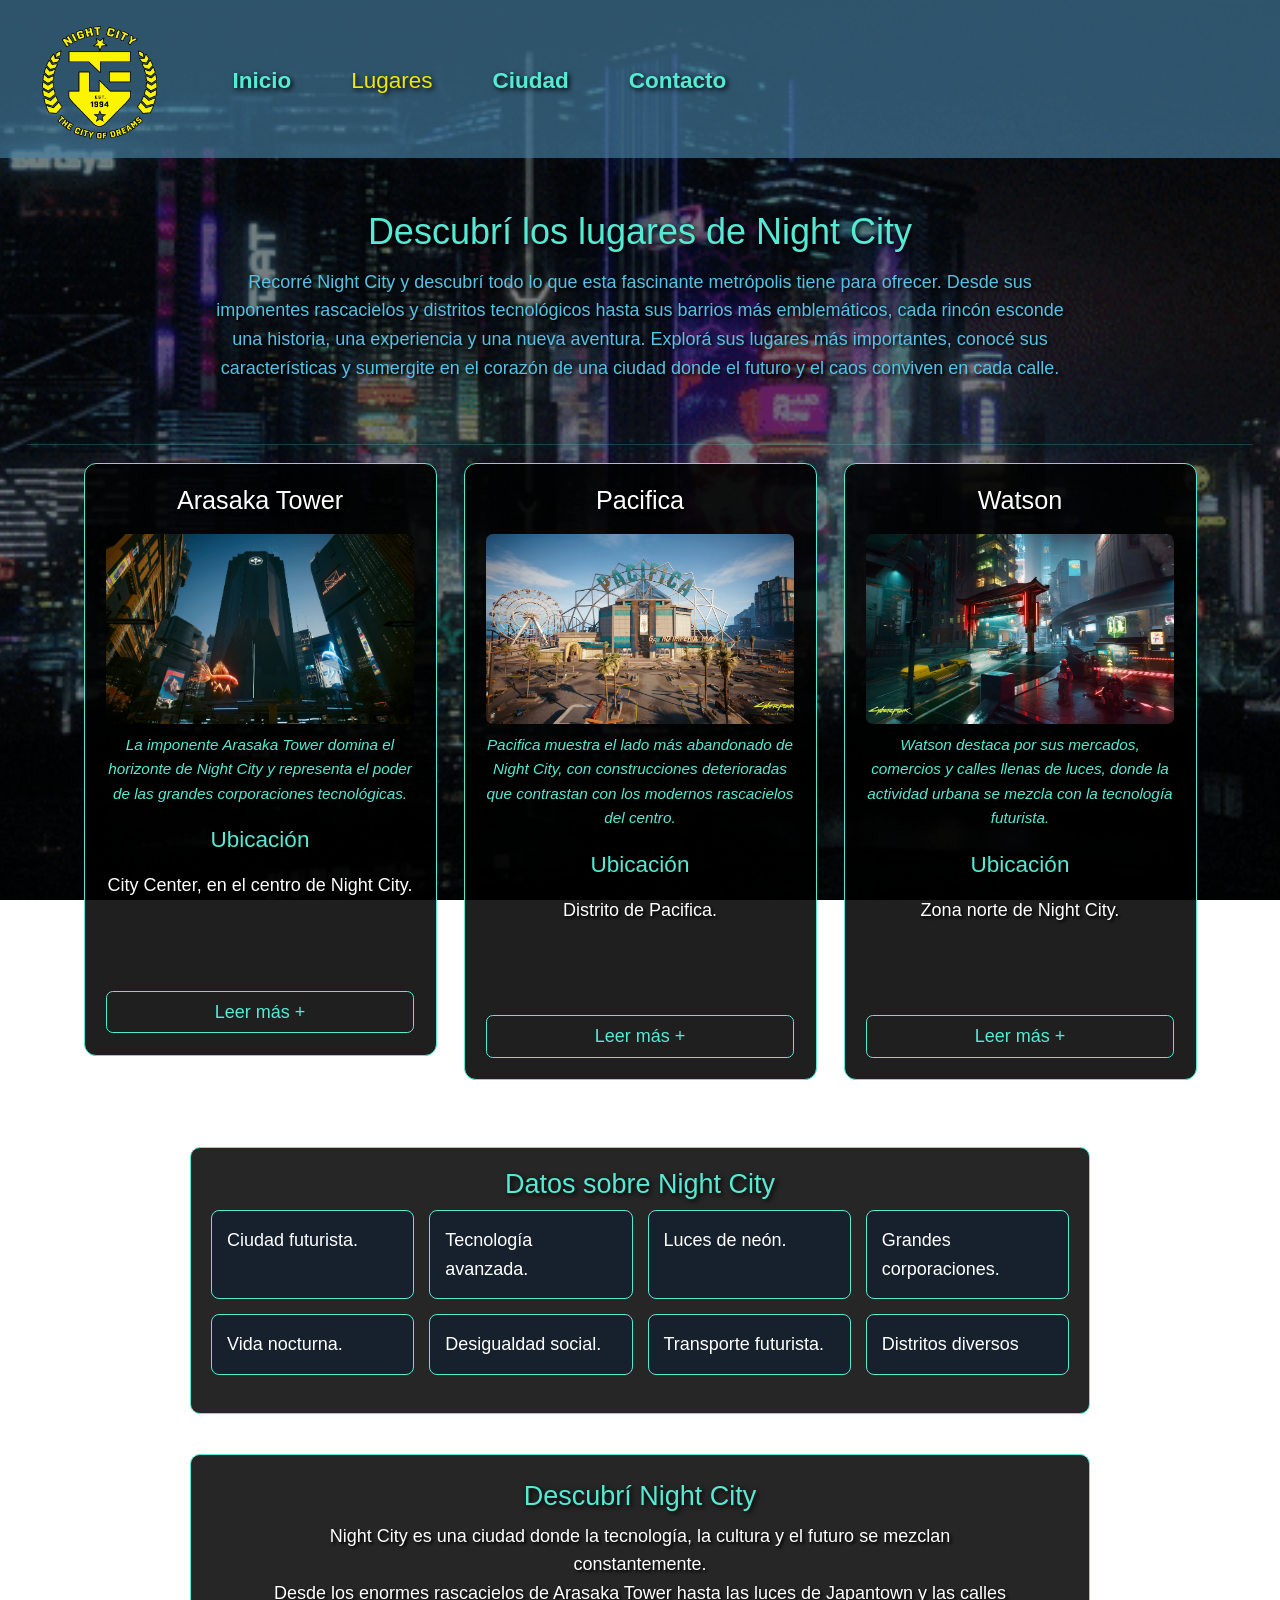
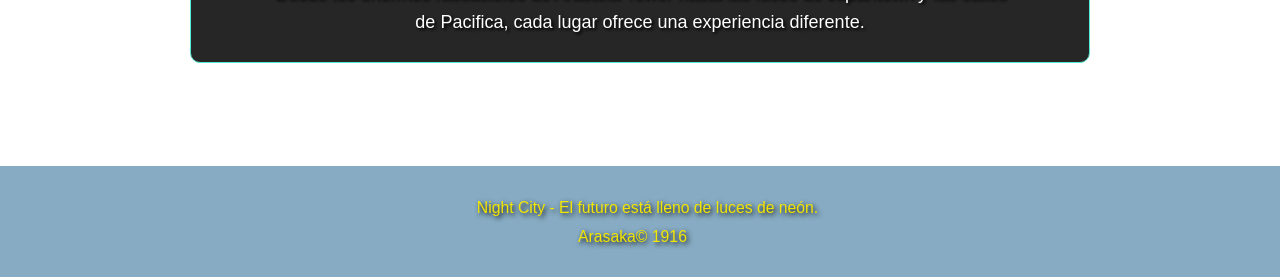
<file: Lugares.html>
<!DOCTYPE html>
<html lang="es">
    <head>
        <meta charset="UTF-8">
        <meta name="viewport" content="width=device-width, initial-scale=1.0">
        <title>Lugares - Night City</title>
        <link rel="preconnect" href="https://fonts.googleapis.com">
        <link rel="preconnect" href="https://fonts.gstatic.com" crossorigin>
        <link href="https://fonts.googleapis.com/css2?family=Instrument+Sans:ital,wght@0,400..700;1,400..700&display=swap" rel="stylesheet">
        <link rel="stylesheet" href="https://cdn.jsdelivr.net/npm/bootstrap@5.3.8/dist/css/bootstrap.min.css">
        <link rel="stylesheet" href="CSS/style.css">
    </head>
    <body>

    <header>
        <nav class="navbar navbar-expand-lg navbar-light bg-light">
            <div class="container-fluid">
                <div class="logo">
                    <a href="./index.html">
                    <img src="./img/night-city-logo.png" alt="Logo de Night City" id="logo">
                    </a>
                </div>
                <button class="navbar-toggler" type="button" data-bs-toggle="collapse" data-bs-target="#navbarText" aria-controls="navbarText" aria-expanded="false" aria-label="Toggle navigation">
                <span class="navbar-toggler-icon"></span>
                </button>
                <div class="collapse navbar-collapse" id="navbarText">
                    <ul class="navbar-nav me-auto mb-2 mb-lg-0 menu">
                        <li class="nav-item">
                            <a class="links" href="./index.html">Inicio</a>
                        </li>
                        <li class="link-no-activo">
                            Lugares
                        </li>
                        <li class="nav-item">
                            <a class="links" href="./Ciudad.html">Ciudad</a>
                        </li>
                        <li class="nav-item">
                            <a class="links" href="./Contacto.html">Contacto</a>
                        </li>
                    </ul>
                </div>
            </div>
        </nav>
    </header>

            <main>
                <section id="introduccion">
                    <h1>Descubrí los lugares de Night City</h1>
                    <p>
                        Recorré Night City y descubrí todo lo que esta fascinante metrópolis tiene para ofrecer. Desde sus imponentes rascacielos y distritos tecnológicos hasta sus barrios más emblemáticos, cada rincón esconde una historia, una experiencia y una nueva aventura. Explorá sus lugares más importantes, conocé sus características y sumergite en el corazón de una ciudad donde el futuro y el caos conviven en cada calle.
                    </p>
                </section>
                <hr>
                    
                <section id="lugares">
                    <div class="container">
                        <div class="row g-4 align-items-start">
                            <div class="col-12 col-md-6 col-lg-4">
                                <article class="card">
                                    <div class="card-body">
                                        <h2 class="card-title">Arasaka Tower</h2>
                                        <figure class="figure w-100">
                                            <img
                                            src="img/arasakaTower.jpg"
                                            class="figure-img img-fluid rounded w-100"
                                            alt="Torre Arasaka en Night City">
                                            <figcaption class="figure-caption">
                                                La imponente Arasaka Tower domina
                                                el horizonte de Night City y representa
                                                el poder de las grandes corporaciones
                                                tecnológicas.
                                            </figcaption>
                                        </figure>
                                        <section>
                                            <h3>Ubicación</h3>
                                            <p>
                                                City Center, en el centro de Night City.
                                            </p>
                                        </section>
                                        <button
                                            class="btn btn-outline-info btn-leer"
                                            type="button"
                                            data-bs-toggle="collapse"
                                            data-bs-target="#infoArasaka"
                                            aria-expanded="false"
                                            aria-controls="infoArasaka">
                                        Leer más +
                                        </button>
                                        <div class="collapse mt-3" id="infoArasaka">  
                                        <section>
                                            <h3>Descripción</h3>
                                            <p>
                                                Arasaka Tower es mucho más que un edificio: representa la enorme influencia que tienen las grandes corporaciones sobre Night City. Su imponente estructura y su ubicación en City Center reflejan el poder económico y tecnológico de Arasaka. Es uno de los lugares más representativos de la ciudad y permite comprender cómo las empresas forman parte de la vida cotidiana de sus habitantes.
                                            </p>
                                        </section>
                                        <section>
                                            <h3>Lo que hace especial a este lugar</h3>

                                            <p>
                                                Su arquitectura futurista, sus dimensiones y su importancia dentro del mundo corporativo la convierten en uno de los símbolos más reconocibles de Night City.
                                            </p>
                                        </section>
                                        <section>
                                            <h3>¿Qué se puede hacer?</h3>
                                            <ul>
                                                <li>Observar la arquitectura.</li>
                                                <li>Recorrer el centro de la ciudad.</li>
                                                <li>Tomar fotografías.</li>
                                                <li>Conocer la zona corporativa.</li>
                                            </ul>
                                        </section>
                                        <section>
                                            <h3>¿Por qué visitarlo?</h3>
                                            <p>
                                                Se recomienda visitarlo porque es uno
                                                de los símbolos más importantes de
                                                Night City y representa su lado
                                                tecnológico y futurista.
                                            </p>
                                        </section>
                                        </div> 
                                    </div>
                                </article>
                            </div>
                            <div class="col-12 col-md-6 col-lg-4">
                                <article class="card">
                                    <div class="card-body">
                                        <h2 class="card-title">Pacifica</h2>
                                        <figure class="figure w-100">
                                            <img
                                            src="img/pacifica.webp"
                                            class="figure-img img-fluid rounded w-100"
                                            alt="Distrito de Pacifica en Night City">
                                            <figcaption class="figure-caption">
                                                Pacifica muestra el lado más abandonado de Night City,
                                                con construcciones deterioradas que contrastan con
                                                los modernos rascacielos del centro.
                                            </figcaption>
                                        </figure>
                                        <section>
                                            <h3>Ubicación</h3>
                                            <p>
                                                Distrito de Pacifica.
                                            </p>
                                        </section>
                                        <button
                                            class="btn btn-outline-info btn-leer"
                                            type="button"
                                            data-bs-toggle="collapse"
                                            data-bs-target="#infoPacifica"
                                            aria-expanded="false"
                                            aria-controls="infoPacifica">
                                        Leer más +
                                        </button>
                                        <div class="collapse mt-3" id="infoPacifica">  
                                        <section>
                                            <h3>Descripción</h3>
                                            <p>
                                                Pacifica es un distrito que muestra una cara muy diferente de Night City. Aunque originalmente fue pensado como una importante zona turística, muchos de sus proyectos nunca llegaron a completarse. Sus edificios deteriorados y sus espacios abandonados reflejan las consecuencias de la desigualdad y el abandono. A pesar de esto, conserva una identidad propia y permite conocer una parte distinta de la ciudad.
                                            </p>
                                        </section>
                                        <section>
                                            <h3>Lo que hace especial a este lugar</h3>

                                            <p>
                                                El contraste entre sus construcciones abandonadas y el resto de la metrópolis permite descubrir una realidad que muchas veces queda oculta detrás de las luces y los rascacielos.
                                            </p>
                                        </section>
                                        <section>
                                            <h3>¿Qué se puede hacer?</h3>
                                            <ul>
                                                <li>Explorar sus calles.</li>
                                                <li>Conocer la historia de la zona.</li>
                                                <li>Observar edificios abandonados.</li>
                                                <li>Descubrir otra cara de la ciudad.</li>
                                            </ul>
                                        </section>
                                        <section>
                                            <h3>¿Por qué visitarlo?</h3>
                                            <p>
                                                Se recomienda porque permite conocer 
                                                una parte diferente de Night City y 
                                                Observar el contraste entre las zonas 
                                                modernas y las zonas más deterioradas.
                                            </p>
                                        </section>
                                        </div>
                                    </div>
                                </article>
                            </div>
                            <div class="col-12 col-md-6 col-lg-4">
                                <article class="card">
                                    <div class="card-body">
                                        <h2 class="card-title">Watson</h2>
                                        <figure class="figure w-100">
                                            <img
                                            src="img/watson.jpg"
                                            class="figure-img img-fluid rounded w-100"
                                            alt="imagen del lugar watson">
                                            <figcaption class="figure-caption">
                                                Watson destaca por sus mercados, comercios y calles
                                                llenas de luces, donde la actividad urbana se mezcla
                                                con la tecnología futurista.
                                            </figcaption>
                                        </figure>
                                        <section>
                                            <h3>Ubicación</h3>
                                            <p>
                                                Zona norte de Night City.
                                            </p>
                                        </section>
                                        <button
                                            class="btn btn-outline-info btn-leer"
                                            type="button"
                                            data-bs-toggle="collapse"
                                            data-bs-target="#infoWatson"
                                            aria-expanded="false"
                                            aria-controls="infoWatson">
                                        Leer más +
                                        </button>
                                        <div class="collapse mt-3" id="infoWatson">
                                        <section>
                                            <h3>Descripción</h3>
                                            <p>
                                                Watson es uno de los distritos más activos de Night City. Sus calles están llenas de comercios, mercados, carteles luminosos y construcciones de diferentes estilos. Es una zona donde la tecnología se mezcla con la vida cotidiana, creando un ambiente urbano característico de la ciudad. Sus calles permiten descubrir el movimiento constante de sus habitantes y la diversidad de sus negocios.
                                            </p>
                                        </section>
                                        <section>
                                            <h3>Lo que hace especial a este lugar</h3>

                                            <p>
                                                Su ambiente lleno de luces de neón, actividad comercial y cultura urbana representa una de las imágenes más características del futuro de Night City.
                                            </p>
                                        </section>
                                        <section>
                                            <h3>¿Qué se puede hacer?</h3>
                                            <ul>
                                                <li>Recorrer calles.</li>
                                                <li>Conocer tiendas.</li>
                                                <li>Visitar mercados.</li>
                                                <li>Visitar negocios tecnológicos.</li>
                                            </ul>
                                        </section>
                                        <section>
                                            <h3>¿Por qué visitarlo?</h3>
                                            <p>
                                                Es uno de los mejores lugares para 
                                                experimentar el ambiente urbano,
                                                tecnológico y futurista de Night City. 
                                            </p>
                                        </section>
                                        </div>
                                    </div>
                                </article>
                            </div>
                        </div>
                    </div>
                </section>
                <aside id="datos">
                    <h2>Datos sobre Night City</h2>
                    <ul>
                        <li>Ciudad futurista.</li>
                        <li>Tecnología avanzada.</li>
                        <li>Luces de neón.</li>
                        <li>Grandes corporaciones.</li>
                        <li>Vida nocturna.</li>
                        <li>Desigualdad social.</li>
                        <li>Transporte futurista.</li>
                        <li>Distritos diversos</li>
                    </ul>
                </aside>
                <section id="descubri">
                    <h2>Descubrí Night City</h2>
                    <p>
                        Night City es una ciudad donde la
                        tecnología, la cultura y el futuro
                        se mezclan constantemente.
                        <br>
                        Desde los enormes rascacielos de 
                        Arasaka Tower hasta las luces de 
                        Japantown y las calles de Pacifica,
                        cada lugar ofrece una experiencia
                        diferente.
                    </p>
                </section>
            </main>
        <footer>
            <small>Night City - El futuro está lleno de luces de neón. <br>
                Arasaka© 1916
            </small>
        </footer>
        <script src="./JavaScript/script.js"></script>
        <script src="https://cdn.jsdelivr.net/npm/bootstrap@5.3.8/dist/js/bootstrap.bundle.min.js"></script>
    </body>
</html>
</file>
<file: CSS/style.css>
/*Paleta de colores*/
:root{
    --color-header: #467fa1;
    --color-primario: #f3e600;
    --color-acento: #55ead4;
    --color-texto: white;
    --color-texto-general: #54c1e6;
    --color-fondo: #000000;
    --color-links: #42B881;
    --color-texto-claro: #1900ff;
    --color-Articulos: #05d9e8;
    --color-hover: antiquewhite;
    --fuente-principal: 'Inter', sans-serif;
}
/*Paleta de colores*/

/*Reset basico*/
*{
    box-sizing: border-box;
    margin: 0;
    padding: 0;
}
/*Reset basico*/

/*Estilos Globales*/
html{font-size: 18px;}

body{
    font-family: var(--fuente-principal);
    font-size: 1rem;
    line-height: 1.6;
    color: var(--color-texto-general);
    margin: 0 auto;
    background-image: linear-gradient(rgba(0, 0, 0, 0.5), rgba(0, 0, 0, 0.5)), url('../gif/descarga.gif');
    background-repeat: no-repeat;
    background-position: center center;
    background-size: cover;
    background-attachment:  fixed;
}
/*Estilos Globales*/

/*Barra de navegacion*/
header{
    width: 100%;
    max-width: 100%;
    margin: 0;
    display: flex;
    justify-content: space-between;
    align-items: center;
    font-family: 'montserrat', sans-serif;
    color: var(--color-acento);
    background-color: color-mix(in srgb, var(--color-header) 65%, transparent);
}

.logo{ /*El order sirve para que el logo de "Night City" este a la derecha en vez de la izquierda*/
    padding: 0 1rem;
}

.logo img{
    width: 7.5rem;
}

.navbar {
    background-color: color-mix(in srgb, var(--color-header) 0%, transparent) !important;
}

.navbar-toggler{
    box-shadow: 2px 2px 6px var(--color-fondo);
}

.container-fluid{
    margin-top: 0.25rem;
    list-style: none;
    display: flex;
    gap: 1rem;
}

.container-fluid .menu{
    text-decoration: none;
    font-size: 22.5px;
    font-weight: 1200px;
    text-shadow: 2px 2px 5px var(--color-fondo);
}

.container-fluid .menu .links{
    color: var(--color-acento);
    text-decoration: none;
    font-weight: 900;
    transition:all .3s ease;
    border-radius: 15px;
    padding: 0 30px;
}

.container-fluid .menu .links:hover{
    color: var(--color-hover);
    text-decoration: none;
    background-color: var(--color-links);
}

.container-fluid .menu .link-no-activo{
    color: var(--color-primario);
    text-decoration: none;
    font-size: 22.5px;
    font-weight: 1200px;
    text-shadow: 2px 2px 5px var(--color-fondo);
    padding: 0 30px;
}

/*Barra de navegacion*/

/*Seccion con Imagenes*/

.articulos img {
    width: 100%;
    height: 400px;
    object-fit: contain;
}
/*Seccion con Imagenes*/

.btn-outline-primary {
    color: var(--color-Articulos);
    border-radius: 20px;
    background-color: color-mix(in srgb, var(--color-fondo) 75%, transparent);
    border: 1px solid var(--color-Articulos);
    box-shadow: 0 0 10px var(--color-Articulos);
    font-weight: bold;
    transition: transform 0.3s ease;
    --bs-btn-active-color: var(--color-texto);
    --bs-btn-active-bg: var(--color-header);
    --bs-btn-active-border-color: var(--color-Articulos);
}

.btn-outline-primary:hover {
    font-size: 18px;
    font-weight: bold;
    background-color: color-mix(in srgb, var(--color-links) 75%, transparent);
    border-color: var(--color-acento);
    transform: translateY(-5px);
}

/*Seccion barrios en la sección ciudad*/

#barrios article {
    font-size: 0.9rem;
    color: var(--color-acento);
    margin-top: 5px;
    background-color: rgba(0, 0, 0, 0.85);
    border: 1px solid var(--color-acento);
    border-radius: 10px;
    padding: 20px;
}

#barrios article h3,
#barrios article p {
    width: 100%;
}

#barrios figure {
    flex: 1;
    min-width: 250px;
    display: flex;
    flex-direction: column;
    align-items: center;
    margin: 0;
}

#barrios figure img {
    width: 70%;
    height: 400px;
    object-fit: cover;
    border-radius: 8px;
    box-shadow: 0px 0px 8px var(--color-fondo);
    border: 3px solid var(--color-fondo);
}

#barrios figcaption {
    text-align: center;
    font-style: italic;
    font-size: 0.9rem;
    color: var(--color-acento);
    margin-top: 5px;
}

/*Seccion historia en sección ciudad*/

#historia .card {
    max-width: 900px;
    margin: 0 auto;
    background-color: rgba(0, 0, 0, 0.85);
    color: var(--color-acento);
    border: 1px solid var(--color-acento);
    border-radius: 12px;
    overflow: hidden;
    transition: transform 0.3s ease;
}

#historia .card:hover {
    transform: translateY(-5px);
}

#historia .card-body {
    padding: 1.25rem;
}

/*Seccion barrios en la sección ciudad*/

/*Acordeon*/

.mi-acordeon { /* Para controlar el tamaño del acordeon */
    max-width: 55rem;
    margin: 30px auto;
}

.mi-acordeon .accordion-item { /* Secciones del acordeon */
    background-color: color-mix(in srgb, var(--color-header) 0%, transparent);
    border: 1px solid var(--color-Articulos);
    border-radius: 8px;
    overflow: hidden;
    box-shadow: 0 0 10px var(--color-Articulos);
}

.mi-acordeon .accordion-button { /* Titulo de la seccion y el fondo del mismo */
    background-color: color-mix(in srgb, var(--color-fondo) 75%, transparent);
    color: var(--color-Articulos);
    font-size: 18px;
    font-weight: bold;
    box-shadow: none;
}

.mi-acordeon .accordion-button:hover { /* Mouse */
    background-color: color-mix(in srgb, var(--color-links) 75%, transparent);
    color: var(--color-hover);
    transition:all .3s ease;
}

.mi-acordeon .accordion-button:not(.collapsed) { /* Acordeon abierto  */
    background-color: color-mix(in srgb, var(--color-header) 75%, transparent);
    color: var(--color-texto);
}

.mi-acordeon .accordion-button::after { /* Flecha del acordeon */
    filter: invert(1);
}

.mi-acordeon .accordion-body { /* Lo que esta DENTRO del acordeon */
    background-color: color-mix(in srgb, var(--color-fondo) 50%, transparent);
    color: var(--color-texto);
    padding: 20px;
    text-align: center;
}

.mi-acordeon .accordion-body a { /* Para los links del acordeon */ 
    color: var(--color-texto-general);
    text-decoration: none;
}

.mi-acordeon .accordion-body a:hover { /* Para cuando el mouse pasa por encima de los links que estan dentro del acordeon */
    transition:all .3s ease;
    color: var(--color-primario);
    text-decoration: underline;
}

.accordion-header{
    color: var(--color-links);
}

/*Acordion*/

/*TIPOGRAFIA*/

h1 {
    font-size: 1.5rem;
    text-align: center;
    color: var(--color-acento);
    text-shadow: 2px 2px 5px var(--color-fondo); 
}

h2{
    font-size: 1.5rem;
    text-align: center;
    color: var(--color-acento);
    text-shadow: 2px 2px 5px var(--color-fondo);
}

h3{
    font-size: 1.25rem;
    text-align: center;
    color: var(--color-acento);    
    text-shadow: 2px 2px 3px var(--color-fondo);
}

p{
    margin-top: 1rem;
    text-align: center;
    text-shadow: 2px 2px 3px var(--color-fondo);
}

/*MAIN Y SECCIONES*/

main{
    padding: 1.5rem;
}

section{
    margin-bottom: 2rem;
    padding-bottom: 1.5rem;
}
/*MAIN Y SECCIONES*/

/*FIGURE (SECCION PERO DE IMAGENES)*/

figure{
    display: grid;
    grid-template-rows: repeat(auto-fit, minmax(200px, 1 fr));
    gap: 15px;
    justify-content: center;
}

/*para las IMAGENES DEL FIGURE*/
figure img{
    width: 250px;
    height: 180px;
    text-align: center;
    object-fit: cover;/*ajustar la imagen manteniedno las proporciones*/
    border-radius: 5px;
}
figcaption{
    grid-row: 1/-1;
    text-align: center;
    font-style: oblique;
    margin-bottom: 2px;
}
/*FOOTER*/
footer{
    background-color: color-mix(in srgb, var(--color-header) 65%, transparent);
    color: var(--color-primario);
    padding: 1.5rem;
    margin-top: 2rem;
    text-align: center;
}

small{
    color: var(--color-primario);
    text-decoration: none;
    font-weight: 900px;
    text-shadow: 2px 2px 5px var(--color-fondo);
    padding: 0 15px;
}


/* Tarjetas */
#lugares .card {
    background-color: rgba(0, 0, 0, 0.88);
    color: white;
    border: 1px solid var(--color-acento);
    border-radius: 12px;
    overflow: hidden;
    transition: transform 0.3s ease,
                box-shadow 0.3s ease;
    height:auto;
    align-self: start;
}

#lugares .card:hover {
    transform: translateY(-5px);
    box-shadow: 0 0 12px var(--color-acento);
}

/* Título */
#lugares .card-title {
    color: var(--color-primario);
    text-align: center;
    font-size: 1.4rem;
}

/* Imagen */
#lugares figure {
    display: block;
    width: 100%;
}

#lugares figure img {
    width: 100%;
    height: 190px;
    object-fit: cover;
}

/* Figcaption */
#lugares figcaption {
    color: var(--color-acento);
    text-align: center;
    font-size: 0.85rem;
}

/* Botón leer más */
#lugares .btn-leer {
    display: block;
    width: 100%;
    border-color: var(--color-acento);
    color: var(--color-acento);
    transition: 0.3s;
}

#lugares .btn-leer:hover {
    background-color: var(--color-acento);
    color: black;
}

/* Información desplegable */
#lugares .collapse h3 {
    color: var(--color-acento);
    font-size: 1.1rem;
    text-align: left;
}

#lugares .collapse p,
#lugares .collapse li {
    color: white;
    font-size: 0.9rem;
    text-align: left;
}
/* Contenido interno de la tarjeta */
#lugares .card-body {
    display: flex;
    flex-direction: column;
    padding: 1.2rem;
}

/* Título */
#lugares .card-title {
    color: white;
    text-align: center;
    font-size: 1.4rem;
    margin-bottom: 1rem;
    display: flex;
    flex-direction: column;
}

/* Botón al final de la tarjeta */
#lugares .btn-leer {
    margin-top: 10px;
}

#datos {
    background-color: rgba(0, 0, 0, 0.85);
    border: 1px solid var(--color-acento);
    border-radius: 10px;
    padding: 20px;
    margin: 40px auto;
    max-width: 900px;
}

#datos h2 {
    color: var(--color-acento);
    text-align: center;
}

#datos ul {
    display: flex;
    flex-wrap: wrap;
    gap: 15px;
    padding: 0;
    list-style: none;
}

#datos li {
    background-color: #17212e;
    color: white;
    border: 1px solid var(--color-acento);
    border-radius: 8px;
    padding: 15px;
    flex: 1 1 200px;
}

#datos li strong {
    color: var(--color-acento);
}

#datos li span {
    display: block;
    margin-top: 8px;
}

#descubri {
    background-color: rgba(0, 0, 0, 0.85);
    border: 1px solid var(--color-acento);
    border-radius: 10px;
    padding: 25px;
    margin: 40px auto;
    max-width: 900px;
    text-align: center;
}

#descubri h2 {
    color: var(--color-acento);
}

#descubri p {
    color: white;
    line-height: 1.6;
    max-width: 750px;
    margin: auto;
}

#introduccion {
    text-align: center;
    padding: 25px 20px;
}

#introduccion h1 {
    color: var(--color-acento);
    font-size: 2rem;
    margin-bottom: 15px;
}

#introduccion p {
    color: var(--color-texto-general);
    max-width: 850px;
    margin: auto;
    line-height: 1.6;
}

/* Fondo oscuro de la imagen ampliada */
#visor-imagen {
    display: none;
    position: fixed;
    top: 0;
    left: 0;
    width: 100%;
    height: 100%;
    background-color: rgba(0, 0, 0, 0.9);
    justify-content: center;
    align-items: center;
    z-index: 9999;
}
/* Imagen ampliada */
#visor-imagen img {
    max-width: 90%;
    max-height: 85%;
    object-fit: contain;
    border: 2px solid var(--color-acento);
    border-radius: 10px;
}
/* Botón para cerrar */
#cerrar-visor {
    position: absolute;
    top: 20px;
    right: 30px;
    background: none;
    border: none;
    color: white;
    font-size: 40px;
    cursor: pointer;
}

/* FORMULARIO DE CONTACTO */

#formulario input::placeholder,
#formulario textarea::placeholder {
    color: #9be6d9;
    opacity: 1;
}

#formulario .form-label {
    color: var(--color-texto-general);
    display: block;
    text-align: left;
    margin-bottom: 5px;
    background-color: rgba(0, 0, 0, 0.85);
}

#formulario .form-control, #formulario .form-select {
    background-color: rgba(0, 0, 0, 0.85);
    color: #9be6d9;
    border: 1px solid #587b85;
    border-radius: 6px;
}

#formulario input[type="date"] {
    color: #9be6d9;
    color-scheme: dark;
}

/* TARJETAS DEL FORMULARIO */

#formulario .card {
    background-color: rgba(0, 0, 0, 0.85);
    border: 1px solid var(--color-acento);
    border-radius: 12px;
    transition: transform 0.3s ease;
}

#formulario .card:hover {
    transform: translateY(-5px);
}

/* CAMPOS VACÍOS */

#formulario .form-control,
#formulario .form-select {
    color: #9be6d9;
    border: 1px solid #587b85;
}

/* CAMPOS COMPLETADOS */

#formulario .campo-completo {
    color: white;
    border-color: var(--color-acento);
}

/* PLACEHOLDERS */

#formulario .form-control::placeholder {
    color: #9be6d9;
    opacity: 1;
}

/* FECHAS */

#formulario input[type="date"] {
    color-scheme: dark;
}

/* FECHAS SIN COMPLETAR */

#formulario input[type="date"] {
    color: #9be6d9;
    color-scheme: dark;
}

/* FECHAS COMPLETADAS */

#formulario input[type="date"].campo-completo {
    color: white;
    border-color: var(--color-acento);
}

/* ANIMACIÓN DEL BOTÓN ENVIAR */

#formulario button[type="submit"] {
    transition: transform 0.2s ease, box-shadow 0.2s ease;
}

/* AL PASAR EL MOUSE */

#formulario button[type="submit"]:hover {
    transform: scale(1.08);
    box-shadow: 0 0 15px var(--color-acento);
}

/* AL HACER CLIC */

#formulario button[type="submit"]:active {
    transform: scale(0.95);
    box-shadow: 0 0 5px var(--color-acento);
}
</file>
